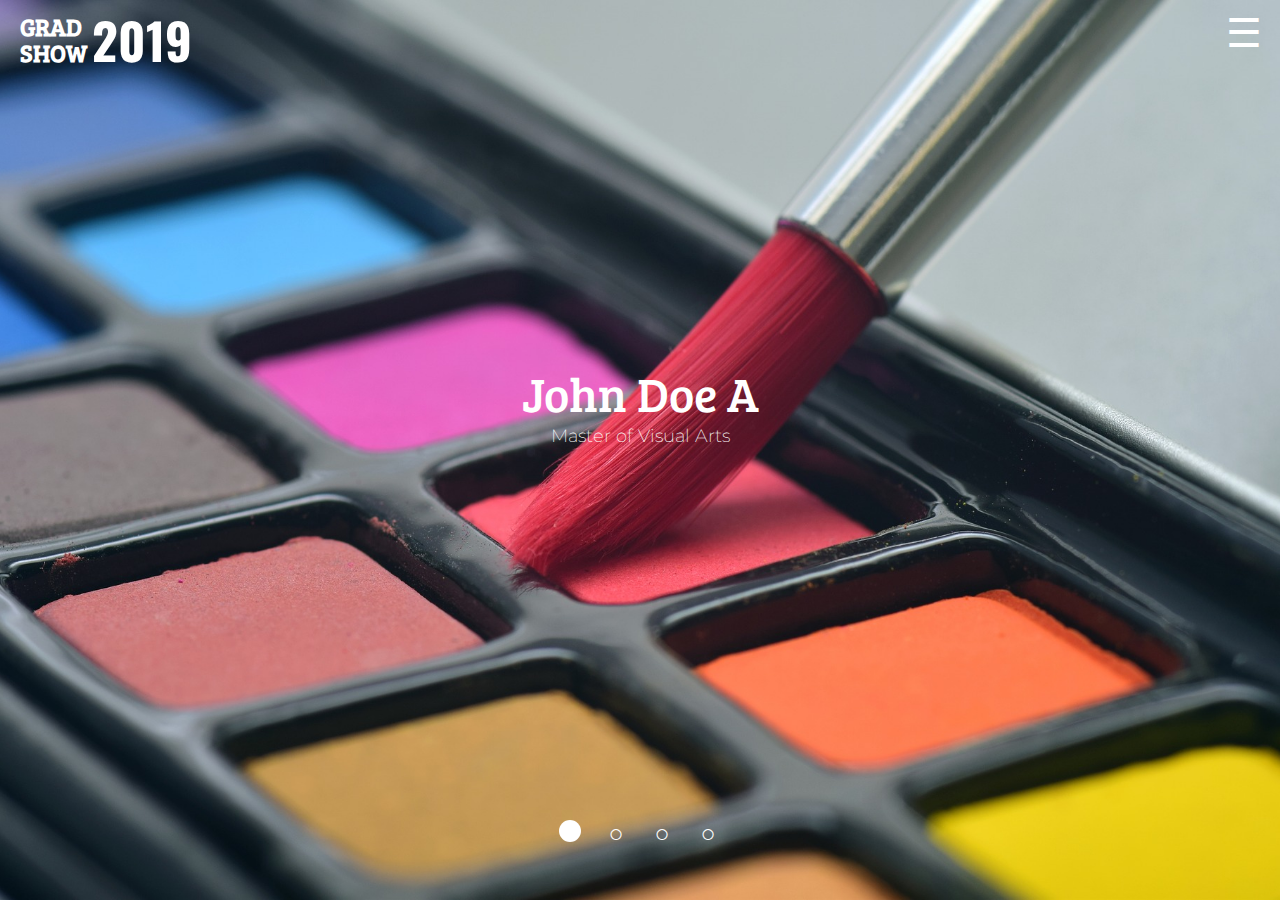
<file: index.html>
<!DOCTYPE html>
<html lang="en">
<head>
    <meta charset="UTF-8">
    <meta name="viewport" content="width=device-width, initial-scale=1.0">
    <meta http-equiv="X-UA-Compatible" content="ie=edge">
    <link rel="stylesheet" href="styles.css">
    <link href="https://fonts.googleapis.com/css?family=Bree+Serif|Montserrat:200,200i,400,700|Oswald&display=swap" rel="stylesheet">
    <title>Home</title>
</head>
<body>

    <!-- Hamburger menu button - a label and an input used to toggle the menu -->
    <input id="menu_checkbox" type="checkbox"><label class="hamburger_menu index_page" for="menu_checkbox">&#9776;</label>
    <h1 class="index_page"><a href="index.html">GRAD <br> SHOW <span class="strong_number">2019</span></a></h1>
    <nav class="index_page">
        <ul>
            <li><a href="index.html">Home</a></li>
            <li><a href="artists.html">Artists</a></li>
            <li><a href="visit.html">Visit</a></li>
            <li><a href="about.html">About</a></li>
        </ul>
    </nav>

    <!-- Slideshow buttons - labels and inputs used to switch among 4 figures -->
    <input name="slideshow_button" type="radio" id="slide-btn1" checked><label for="slide-btn1" class="slideshow_btn first_btn_slideshow">&#9675;</label>
    <input name="slideshow_button" type="radio" id="slide-btn2"><label for="slide-btn2" class="slideshow_btn">&#9675;</label>
    <input name="slideshow_button" type="radio" id="slide-btn3"><label for="slide-btn3" class="slideshow_btn">&#9675;</label>
    <input name="slideshow_button" type="radio" id="slide-btn4"><label for="slide-btn4" class="slideshow_btn">&#9675;</label>

    <!-- Slideshow for some highlighted artists - controlled by the buttons above -->
    <figure class="slideshow" role="group">
        <figure id="slideshow_figure1">
            <img src="all_artists_images/brush-3445376_1920.jpg" alt="slideshow image 1">
            <figcaption><strong>John Doe A</strong><br>Master of Visual Arts</figcaption>
        </figure>
        <figure id="slideshow_figure2">
            <img src="all_artists_images/color-3256055_1920.jpg" alt="slideshow image 2">
            <figcaption><strong>John Doe B</strong><br>Bachelor of Visual Arts (Honours)</figcaption>
        </figure>
        <figure id="slideshow_figure3">
            <img src="all_artists_images/beauty-1721060_1920.jpg" alt="slideshow image 3">
            <figcaption><strong>John Doe C</strong><br>Bachelor of Visual Arts (Honours)</figcaption>
        </figure>
        <figure id="slideshow_figure4">
            <img src="all_artists_images/deer-3275594_1920.jpg" alt="slideshow image 4">
            <figcaption><strong>John Doe D</strong><br>Bachelor of Visual Arts</figcaption>
        </figure>
    </figure>

</body>
</html>
</file>
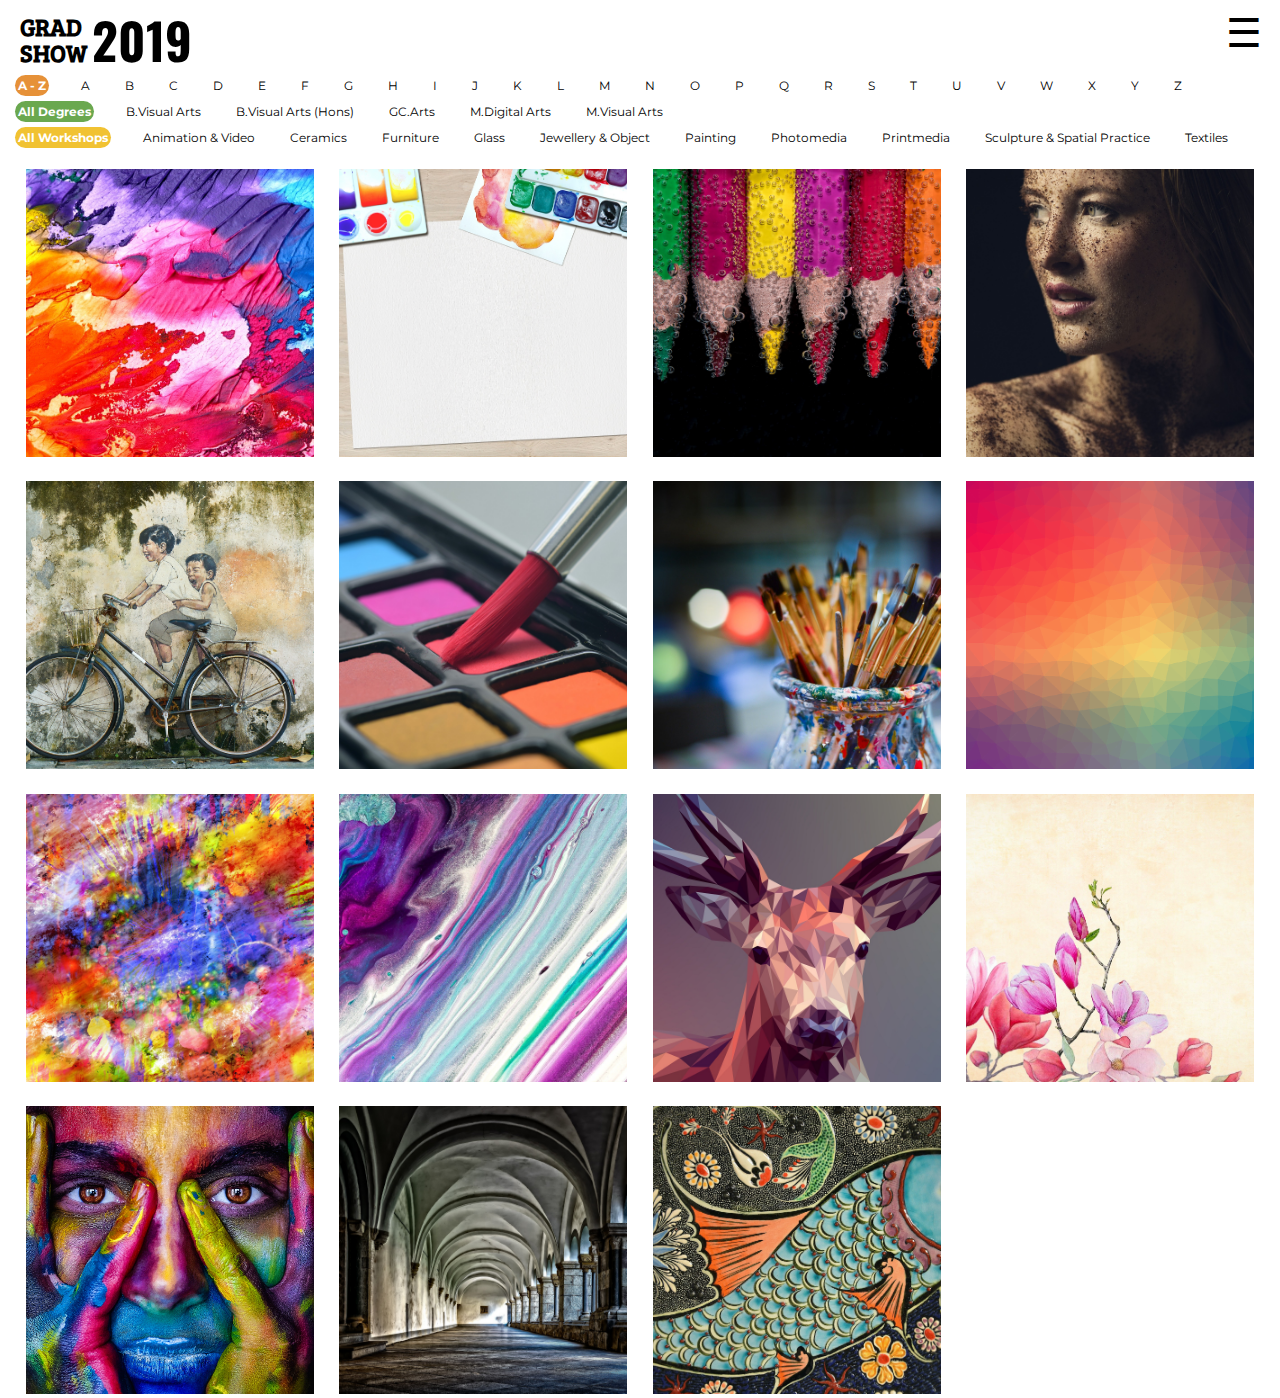
<file: artists.html>
<!DOCTYPE html>
<html lang="en">
<head>
    <meta charset="UTF-8">
    <meta name="viewport" content="width=device-width, initial-scale=1.0">
    <meta http-equiv="X-UA-Compatible" content="ie=edge">
    <link rel="stylesheet" href="styles.css">
    <link href="https://fonts.googleapis.com/css?family=Bree+Serif|Montserrat:200,200i,400,700|Oswald&display=swap" rel="stylesheet">
    <title>Artists</title>
</head>
<body>
    <!-- Each modal is a section that contains artist's name, workshop, degree, artist statement, website and social link, the artworks and some extra information about the artworks -->
    <!-- A modal which contains a detailed single artist page -->
    <section id="jda" class="modal">
        <div class="description_container">
            <button type="button" onclick="backtoprevious()" class="close_button">×</button>
            <h2>John Doe A</h2>
            <h3>Jewellery & Object</h3>
            <h3>Master of Visual Arts</h3>
            <article>
                <h3>Artist Statement</h3>
                <p>Artist statment goes to here Artist statment goes to here Artist statment goes to here Artist statment goes to here Artist statment goes to here Artist statment goes to here Artist statment goes to here Artist statment goes to here Artist statment goes to here Artist statment goes to here Artist statment goes to here Artist statment goes to here Artist statment goes to here Artist statment goes to here Artist statment goes to here</p>
            </article>
            <ul>
                <li><a href="#"><img src="icon_images/web.png" alt="web icon"></a></li>
                <!-- The website icon image is free online resource from https://www.konfest.com/product/free-png-website-icons-79/ -->
                <li><a href="#"><img src="icon_images/ins.png" alt="instagram icon"></a></li>
                <!-- The instagram icon image is free online resource from https://www.freepik.com/free-icon/instagram-logo_810881.htm -->
            </ul>
        </div>
        <figure class="artwork_slider" role="group">
            <figure>
                <img src="all_artists_images/abstract-2468874_1920.jpg" alt="artwork image">
            </figure>
            <figure>
                <img src="all_artists_images/pencils-452238_1920.jpg" alt="artwork image">
            </figure>
            <figure>
                <img src="all_artists_images/watercolor-1020509_1920.jpg" alt="artwork image">
            </figure>
            <figure>
                <img src="all_artists_images/woman-1369253_1920.jpg" alt="artwork image">
            </figure>
            <figure>
                <img src="all_artists_images/painting-911804_1920.jpg" alt="artwork image">
            </figure>
        </figure>
    </section>

    <!-- This section is used to capture all the content that are not in the modals, so that when the modals are shown, the other content would be blurred to emphasize the modals -->
    <section class = "blurred-whilemodal">
        <!-- Hamburger menu button - a label and an input used to toggle the menu -->
        <input id="menu_checkbox" type="checkbox"><label class="hamburger_menu" for="menu_checkbox">&#9776;</label>
        <h1><a href="index.html">GRAD <br> SHOW <span class="strong_number">2019</span></a></h1>
        <nav>
            <ul>
                <li><a href="index.html">Home</a></li>
                <li><a href="artists.html">Artists</a></li>
                <li><a href="visit.html">Visit</a></li>
                <li><a href="about.html">About</a></li>
            </ul>
        </nav>

        <!-- Below are three groups of inputs and labels that are used to filter all artists -->
        <!-- Three filters will be working at the same time so that users will be able to find the artists with specific letters, degrees and workshops -->

        <!-- These three labels are indicators which intended to show the current selected letter, degree and workshop in order to save some space in small screen mode -->
        <input name="alpha_checkbox" type="checkbox" id="show-alpha-options"><label for="show-alpha-options" id="current-alpha">A - Z</label>
        <input name="degree_checkbox" type="checkbox" id="show-degree-options"><label for="show-degree-options" id="current-degree"> All Degrees </label>
        <input name="workshop_checkbox" type="checkbox" id="show-workshop-options"><label for="show-workshop-options" id="current-workshop"> All Workshops </label>
        <br>
        
        <!-- alphabet filter group - inputs and labels used to filter the listing artists in terms of alphabet -->
        <input name="alpha" type="radio" id="show-alpha-a2z" checked><label for="show-alpha-a2z" onclick="set_labelcontent('current-alpha', 'A - Z')">A - Z</label>
        <input name="alpha" type="radio" id="show-alpha-a"><label for="show-alpha-a" onclick="set_labelcontent('current-alpha', 'A')">A</label>
        <input name="alpha" type="radio" id="show-alpha-b"><label for="show-alpha-b" onclick="set_labelcontent('current-alpha', 'B')">B</label>
        <input name="alpha" type="radio" id="show-alpha-c"><label for="show-alpha-c" onclick="set_labelcontent('current-alpha', 'C')">C</label>
        <input name="alpha" type="radio" id="show-alpha-d"><label for="show-alpha-d" onclick="set_labelcontent('current-alpha', 'D')">D</label>
        <input name="alpha" type="radio" id="show-alpha-e"><label for="show-alpha-e" onclick="set_labelcontent('current-alpha', 'E')">E</label>
        <input name="alpha" type="radio" id="show-alpha-f"><label for="show-alpha-f" onclick="set_labelcontent('current-alpha', 'F')">F</label>
        <input name="alpha" type="radio" id="show-alpha-g"><label for="show-alpha-g" onclick="set_labelcontent('current-alpha', 'G')">G</label>
        <input name="alpha" type="radio" id="show-alpha-h"><label for="show-alpha-h" onclick="set_labelcontent('current-alpha', 'H')">H</label>
        <input name="alpha" type="radio" id="show-alpha-i"><label for="show-alpha-i" onclick="set_labelcontent('current-alpha', 'I')">I</label>
        <input name="alpha" type="radio" id="show-alpha-j"><label for="show-alpha-j" onclick="set_labelcontent('current-alpha', 'J')">J</label>
        <input name="alpha" type="radio" id="show-alpha-k"><label for="show-alpha-k" onclick="set_labelcontent('current-alpha', 'K')">K</label>
        <input name="alpha" type="radio" id="show-alpha-l"><label for="show-alpha-l" onclick="set_labelcontent('current-alpha', 'L')">L</label>
        <input name="alpha" type="radio" id="show-alpha-m"><label for="show-alpha-m" onclick="set_labelcontent('current-alpha', 'M')">M</label>
        <input name="alpha" type="radio" id="show-alpha-n"><label for="show-alpha-n" onclick="set_labelcontent('current-alpha', 'N')">N</label>
        <input name="alpha" type="radio" id="show-alpha-o"><label for="show-alpha-o" onclick="set_labelcontent('current-alpha', 'O')">O</label>
        <input name="alpha" type="radio" id="show-alpha-p"><label for="show-alpha-p" onclick="set_labelcontent('current-alpha', 'P')">P</label>
        <input name="alpha" type="radio" id="show-alpha-q"><label for="show-alpha-q" onclick="set_labelcontent('current-alpha', 'Q')">Q</label>
        <input name="alpha" type="radio" id="show-alpha-r"><label for="show-alpha-r" onclick="set_labelcontent('current-alpha', 'R')">R</label>
        <input name="alpha" type="radio" id="show-alpha-s"><label for="show-alpha-s" onclick="set_labelcontent('current-alpha', 'S')">S</label>
        <input name="alpha" type="radio" id="show-alpha-t"><label for="show-alpha-t" onclick="set_labelcontent('current-alpha', 'T')">T</label>
        <input name="alpha" type="radio" id="show-alpha-u"><label for="show-alpha-u" onclick="set_labelcontent('current-alpha', 'U')">U</label>
        <input name="alpha" type="radio" id="show-alpha-v"><label for="show-alpha-v" onclick="set_labelcontent('current-alpha', 'V')">V</label>
        <input name="alpha" type="radio" id="show-alpha-w"><label for="show-alpha-w" onclick="set_labelcontent('current-alpha', 'W')">W</label>
        <input name="alpha" type="radio" id="show-alpha-x"><label for="show-alpha-x" onclick="set_labelcontent('current-alpha', 'X')">X</label>
        <input name="alpha" type="radio" id="show-alpha-y"><label for="show-alpha-y" onclick="set_labelcontent('current-alpha', 'Y')">Y</label>
        <input name="alpha" type="radio" id="show-alpha-z"><label for="show-alpha-z" onclick="set_labelcontent('current-alpha', 'Z')">Z</label>
        <br>

        <!-- degree filter group - inputs and labels used to filter the listing artists in terms of degree -->
        <input name="degree" type="radio" id="show-degree-all" checked><label for="show-degree-all" onclick="set_labelcontent('current-degree', 'All Degrees')">All Degrees</label>
        <input name="degree" type="radio" id="show-degree-bva"><label for="show-degree-bva" onclick="set_labelcontent('current-degree', 'B.Visual Arts')">B.Visual Arts</label>
        <input name="degree" type="radio" id="show-degree-bvah"><label for="show-degree-bvah" onclick="set_labelcontent('current-degree', 'B.Visual Arts (Hons)')">B.Visual Arts (Hons)</label>
        <input name="degree" type="radio" id="show-degree-ga"><label for="show-degree-ga" onclick="set_labelcontent('current-degree', 'GC.Arts')">GC.Arts</label>
        <input name="degree" type="radio" id="show-degree-mda"><label for="show-degree-mda" onclick="set_labelcontent('current-degree', 'M.Digital Arts')">M.Digital Arts</label>
        <input name="degree" type="radio" id="show-degree-mva"><label for="show-degree-mva" onclick="set_labelcontent('current-degree', 'M.Visual Arts')">M.Visual Arts</label>
        <br>

        <!-- workshop filter group - inputs and labels used to filter the listing artists in terms of workshop -->
        <input name="workshop" type="radio" id="show-workshop-all" checked><label for="show-workshop-all" onclick="set_labelcontent('current-workshop', 'All Workshops')">All Workshops</label>
        <input name="workshop" type="radio" id="show-workshop-vid"><label for="show-workshop-vid" onclick="set_labelcontent('current-workshop', 'Animation & Video')">Animation & Video</label>
        <input name="workshop" type="radio" id="show-workshop-cer"><label for="show-workshop-cer" onclick="set_labelcontent('current-workshop', 'Ceramics')">Ceramics</label>
        <input name="workshop" type="radio" id="show-workshop-fur"><label for="show-workshop-fur" onclick="set_labelcontent('current-workshop', 'Furniture')">Furniture</label>
        <input name="workshop" type="radio" id="show-workshop-gla"><label for="show-workshop-gla" onclick="set_labelcontent('current-workshop', 'Glass')">Glass</label>
        <input name="workshop" type="radio" id="show-workshop-jew"><label for="show-workshop-jew" onclick="set_labelcontent('current-workshop', 'Jewellery & Object')">Jewellery & Object</label>
        <input name="workshop" type="radio" id="show-workshop-pai"><label for="show-workshop-pai" onclick="set_labelcontent('current-workshop', 'Painting')">Painting</label>
        <input name="workshop" type="radio" id="show-workshop-pho"><label for="show-workshop-pho" onclick="set_labelcontent('current-workshop', 'Photomedia')">Photomedia</label>
        <input name="workshop" type="radio" id="show-workshop-pri"><label for="show-workshop-pri" onclick="set_labelcontent('current-workshop', 'Printmedia')">Printmedia</label>
        <input name="workshop" type="radio" id="show-workshop-ssp"><label for="show-workshop-ssp" onclick="set_labelcontent('current-workshop', 'Sculpture & Spatial Practice')">Sculpture & Spatial Practice</label>
        <input name="workshop" type="radio" id="show-workshop-tex"><label for="show-workshop-tex" onclick="set_labelcontent('current-workshop', 'Textiles')">Textiles</label>

        <!-- The figure collection of the listing artists - filtered by the three filters -->
        <!-- Each image is a link used to show up a modal which contains a detailed single artist page -->
        <figure class="artist_listing" role="group">
            <!-- Each figure has classes corresponding to the alphabet, degree and workshop. As such, by checking the filter labels, the selected classes will be displayed, otherwise, will be hidden -->
            <figure class="vid bva alpha-a">
                <a href="#jda"><img src="all_artists_images/abstract-2468874_1920.jpg" alt="artist image"></a>
                <figcaption>John Doe A</figcaption>
            </figure>
            <figure class="tex bva alpha-b">
                <a href="#"><img src="all_artists_images/art-1209519_1920.jpg" alt="artist image"></a>
                <figcaption>John Doe B</figcaption>
            </figure>
            <figure class="tex mda alpha-c">
                <a href="#"><img src="all_artists_images/beaded-2137080_1920.jpg" alt="artist image"></a>
                <figcaption>John Doe C</figcaption>
            </figure>
            <figure class="fur bvah alpha-d">
                <!-- Each modal has an ID, so that it can be targeted in order to show up -->
                <a href="#"><img src="all_artists_images/beauty-1721060_1920.jpg" alt="artist image"></a>
                <figcaption>John Doe D</figcaption>
            </figure>
            <figure class="cer bva alpha-e">
                <a href="#"><img src="all_artists_images/bicycle-3045580_1920.jpg" alt="artist image"></a>
                <figcaption>John Doe E</figcaption>
            </figure>
            <figure class="ssp bvah alpha-g">
                <a href="#"><img src="all_artists_images/brush-3445376_1920.jpg" alt="artist image"></a>
                <figcaption>John Doe F</figcaption>
            </figure>
            <figure class="vid bvah alpha-h">
                <a href="#"><img src="all_artists_images/brushes-3129361_1920.jpg" alt="artist image"></a>
                <figcaption>John Doe G</figcaption>
            </figure>
            <figure class="pri bva alpha-s">
                <a href="#"><img src="all_artists_images/color-2174045_1280.png" alt="artist image"></a>
                <figcaption>John Doe H</figcaption>
            </figure>
            <figure class="fur bvah alpha-l">
                <a href="#"><img src="all_artists_images/color-3256055_1920.jpg" alt="artist image"></a>
                <figcaption>John Doe I</figcaption>
            </figure>
            <figure class="pho bva alpha-r">
                <a href="#"><img src="all_artists_images/color-4158152_1920.jpg" alt="artist image"></a>
                <figcaption>John Doe J</figcaption>
            </figure>
            <figure class="pho bva alpha-x">
                <a href="#"><img src="all_artists_images/deer-3275594_1920.jpg" alt="artist image"></a>
                <figcaption>John Doe K</figcaption>
            </figure>
            <figure class="pai bva alpha-z">
                <a href="#"><img src="all_artists_images/flower-3350053_1920.jpg" alt="artist image"></a>
                <figcaption>John Doe L</figcaption>
            </figure>
            <figure class="gla mda alpha-w">
                <a href="#"><img src="all_artists_images/girl-2696947_1920.jpg" alt="artist image"></a>
                <figcaption>John Doe M</figcaption>
            </figure>
            <figure class="pho mva alpha-q">
                <a href="#"><img src="all_artists_images/monastery-3130879_1920.jpg" alt="artist image"></a>
                <figcaption>John Doe N</figcaption>
            </figure>
            <figure class="pho mva alpha-u">
                <a href="#"><img src="all_artists_images/mosaic-200864_1920.jpg" alt="artist image"></a>
                <figcaption>John Doe O</figcaption>
            </figure>
        </figure>
    </section>

    <script> 
        // A simple JS function used to update the current selected filter labels shown in small screen mode 
        function set_labelcontent(label_id, content) { 
            document.getElementById(label_id).innerHTML = content; 
            var checkbox_id = 'show-' + label_id.substring(8) + '-options';
            document.getElementById(checkbox_id).checked = false;
            } 
        // A simple JS function used to go back to the previous page
        function backtoprevious() {
            window.history.back()
            }
    </script> 

</body>
</html>
</file>
<file: styles.css>
body {
    margin: 0;
}

h1 {
    position: relative;
    width: 220px;
    margin: 15px 0 5px 20px;
    z-index: 3;
    font-size: 24px;
    line-height: 1;
    font-family: 'Bree Serif', serif;
}

h1 a{
    text-decoration: none;
    color: black;
    line-height: 0;
    transition: 0.5s;
}

h1 a:hover {
    color: #d9d9d9;
}

.index_page a, .index_page{
    color: white; /* Text color is white as the Index page does not have white background color */
}

.strong_number {
    font-size: 50px;
    font-family: 'Oswald', sans-serif;
}

strong {
    font-family: 'Bree Serif', serif;
    font-size: 48px;
}

input {
    display: none;
}

.hamburger_menu {
    position: absolute;
    right: 0;
    top: 0;
    border: none;
    margin: 10px 18px 0 0;
    text-decoration: none;
    background-color: Transparent;
    font-size: 40px;
    z-index: 3;
    transition: color 0.5s;
    cursor: pointer;
}

.hamburger_menu:hover {
    color: #d9d9d9;
}

nav {
    position: absolute;
    right:0;
    top: 0;
    z-index: 2;
    transform: translate(0,-100%); /* initial tranlated to outside of the screen */
    transition: transform 0.5s;
}

nav ul {
    margin: 10px 60px 0 0;
    padding: 0;
  }

nav li {
    display: inline-block;
    width: 100px;
    height: 60px;
    border: #d9d9d9;
}

nav li a{
    text-decoration: none;
    display: block;
    color: black;
    padding: 20px 0;
    text-align: center;
    transition: color 0.5s;
    font-family: 'Montserrat', sans-serif;
}

nav li a:hover {
    color: #d9d9d9;
}

#menu_checkbox:checked ~ nav{
    transform: translate(0); /* tranlated to inside of the screen by the hamburger_menu label */
}

.slideshow figure {
    position: absolute;
    top: 0;
    left: 0;
    margin: 0;
    opacity: 0;
    transition: opacity 1.0s;
}

.slideshow img{
    vertical-align: top;
    width: 100vw;
    height: 100vh;
    object-fit: cover; /* display certain part of the slideshow image so that the image still maintains its ratio */
}

.slideshow figcaption{
    font-size: 2vh;
    text-align: center;
    margin-top: -60vh;
    font-size: 25px;
    color: white;
    font-family: 'Montserrat', sans-serif;
    font-size: 18px;
    font-weight: 200;
}

.slideshow_btn {
    display: inline-block;
    position: relative;
    margin-top: calc(100vh - 150px);  /* To ensure the slideshow buttons 150px away from the bottom */
    z-index: 2;
    width: 22px;
    height: 22px;
    font-size: 25px;
    text-align: center;
    margin-right: 20px;
    color: white;
}

.first_btn_slideshow {
    margin-left: calc(50vw - 81px); /* To ensure the slideshow buttons center */
}

input:checked + .slideshow_btn {
    border-radius: 50%;
    background-color: white;
}

/* Use the slideshow button to show up the highlighted artist images */
#slide-btn1:checked ~ .slideshow #slideshow_figure1 {opacity: 1;}
#slide-btn2:checked ~ .slideshow #slideshow_figure2 {opacity: 1;}
#slide-btn3:checked ~ .slideshow #slideshow_figure3 {opacity: 1;}
#slide-btn4:checked ~ .slideshow #slideshow_figure4 {opacity: 1;}

input[name="alpha"] + label,input[name="degree"] + label,input[name="workshop"] + label {
    display: inline-block;
    position: relative;
    padding: 3px;
    margin: 5px 10px 0 15px;
    font-family: 'Montserrat', sans-serif;
    font-size: 12px;
    border-radius: 15px;
    transition: background-color 1s;
    cursor: pointer;
}

/* checked stage and hover stage look a bit different in the filter labels */

input[name="alpha"] + label:hover {
    background-color: #e69138ff;
}

input[name="degree"] + label:hover {
    background-color: #6aa84fff;
}

input[name="workshop"] + label:hover {
    background-color: #f1c232ff;
}

input[name="alpha"]:checked + label {
    color: white;
    font-weight: 700;
    background-color: #e69138ff;
}

input[name="degree"]:checked + label {
    color: white;
    font-weight: 700;
    background-color: #6aa84fff;
}

input[name="workshop"]:checked + label {
    color: white;
    font-weight: 700;
    background-color: #f1c232ff;
}

.artist_listing{
    margin: 0;
}

.artist_listing img{
    width:22.5vw;
    height:22.5vw;
    object-fit: cover;
    margin-left: 2vw;
    margin-top: calc(2vw - 5px); /* ensure the vertical spacing and horizontal spacing for the artist listing images are the same */
}

.artist_listing figure {
    float: left;
    position: relative;
    margin: 0;
}

.artist_listing figcaption {
    box-sizing: border-box;
    text-align: center;
    margin-top: calc(-100% - 4px + 2vw); /* To ensure the captions for artist listing images hit the top of the image */
    margin-left: 2vw;
    padding-top: calc(50% - 24px); /* To ensure the captions are centered horizontally in desktop mode */
    position: absolute;
    color: white;
    pointer-events: none; /* so that the caption does not affect clicking the image links */
    font-family: 'Bree Serif', serif;
    font-size: 24px;
    width: calc(100% - 2vw); /* To ensure the caption cover the corresponding image entirely */
    height: calc(100% - 2vw);
    visibility: hidden;
    opacity: 0;
    transition: visibility 0.5s, opacity 0.5s;
}

.artist_listing figure:hover figcaption {
    opacity: 1;
    visibility: visible;
}

/* different workshops have different background colors for the captions */
.artist_listing .vid figcaption {background-image: linear-gradient(to right,rgba(0, 0, 0, 0), rgba(34, 70, 34, 0.6));}
.artist_listing .cer figcaption {background-image: linear-gradient(to right,rgba(0,0,0,0), rgba(240, 60, 60, 0.6));}
.artist_listing .fur figcaption {background-image: linear-gradient(to right,rgba(0,0,0,0), rgba(134, 38, 129, 0.6));}
.artist_listing .gla figcaption {background-image: linear-gradient(to right,rgba(0,0,0,0), rgba(199, 0, 139, 0.6));}
.artist_listing .jew figcaption {background-image: linear-gradient(to right,rgba(0,0,0,0), rgba(140, 156, 156, 0.6));}
.artist_listing .pai figcaption {background-image: linear-gradient(to right,rgba(0,0,0,0), rgba(34, 70, 34, 0.6));}
.artist_listing .pho figcaption {background-image: linear-gradient(to right,rgba(0,0,0,0), rgba(240, 60, 60, 0.6));}
.artist_listing .pri figcaption {background-image: linear-gradient(to right,rgba(0,0,0,0), rgba(134, 38, 129, 0.6));}
.artist_listing .ssp figcaption {background-image: linear-gradient(to right,rgba(0,0,0,0), rgba(199, 0, 139, 0.6));}
.artist_listing .tex figcaption {background-image: linear-gradient(to right,rgba(0,0,0,0), rgba(140, 156, 156, 0.6));}

li{
    display: inline;
}

.modal {
    background-color: #434343ef;
    position: fixed; /* If the modal is toggled, it will stay on the window */
    z-index: 4;
    margin: calc(15vh - 20px) 0 0 5vw; /* To ensure the modal has equal margin even top-bottom margins and right-left margins */
    width: 90vw;
    height: 70vh;
    box-shadow: 3px 3px 3px rgba(0, 0, 0, 0.2);
    font-family: 'Montserrat', sans-serif;
    visibility: hidden;
    transform: translate(0,-150%); /* initially translated all modals to the outside of the screen */
    transition: transform 1s, visibility 1s;
}

.modal:target {
    visibility: visible;
    transform: translate(0); /* once a modal is targeted by its artist image link, the modal will slide down */
}

.modal:target ~ .blurred-whilemodal {
    filter: blur(5px);
    z-index: 1;
}

.modal figure {
    margin: 0;
    display: inline-block;
}

.modal img {
    width: auto; /* so that it keeps its ratio */
    height: 70vh;
    margin: 0;
}

.modal iframe {
    height: 69vh;
    width: 66vw;
    margin: 0;
}

.modal figcaption {
    color: white;
    background-color: rgba(8, 6, 4, 0.651);
    position: relative;
    text-align: right;
    padding: 1vh 1vw 0 0;
    margin-top: calc(-6vh - 4px); /* To ensure the bottom of the artwork image captions hit the images */
    font-size: 7.5px;
    font-weight: 200;
    font-style: italic;
    height: 5vh;
    pointer-events: none;
}

.modal .artwork_slider {
    width: 66vw;
    height: 70vh;
    white-space:nowrap; /* so that the artwork sliders are scrollable in x-axi */
    overflow-x: scroll;
    overflow-y: hidden;
}

.modal .description_container {
    width: 18vw;
    height: 62vh;
    margin: 2vw 3vw 0 3vw;
    float: right;
    color: white;
    overflow: scroll; /* so that the artist decription part are scrollable in y-axi */
}

.modal h2 {
    margin-bottom: 0;
}

.modal h3,.modal article p {
    margin: 0;
    font-size: 12px;
    font-weight: 200;
}

.modal article h3 {
    margin-top: 20px;
    margin-bottom: 0;
    font-weight: 700;
}

.modal .description_container ul img {
    width: 24px;
    height: auto;
    float: right;
    margin-right: 10px;
    filter: invert(1); /* Original color for the little icon images is black so invert color to match the text color in the modal */
    transition: filter 0.5s;
}

.modal .description_container ul img:hover {
    filter: invert(0);
}

.close_button {
    border: none;
    text-decoration: none;
    background-color: Transparent;
    color: white;
    float: right;
    font-size: 200%;
    cursor: pointer;
    transition: color 0.5s;
}

.close_button:hover {
    color: black;
}

#current-alpha,#current-degree,#current-workshop, #current-workshop + br{
    display: none; /* not showing the indicator labels for current selected letter, degree and workshop in desktop mode, because they are already indicated by the filter labels */
}

/* if a filter label is checked, any figure which does not have the corresponding class will be hidden */
/* As such, after not showing three different classes (alphabet, degree and workshop), the artists are filtered */
#show-alpha-a:checked ~ .artist_listing figure:not(.alpha-a) {display: none;}
#show-alpha-b:checked ~ .artist_listing figure:not(.alpha-b) {display: none;}
#show-alpha-c:checked ~ .artist_listing figure:not(.alpha-c) {display: none;}
#show-alpha-d:checked ~ .artist_listing figure:not(.alpha-d) {display: none;}
#show-alpha-e:checked ~ .artist_listing figure:not(.alpha-e) {display: none;}
#show-alpha-f:checked ~ .artist_listing figure:not(.alpha-f) {display: none;}
#show-alpha-g:checked ~ .artist_listing figure:not(.alpha-g) {display: none;}
#show-alpha-h:checked ~ .artist_listing figure:not(.alpha-h) {display: none;}
#show-alpha-i:checked ~ .artist_listing figure:not(.alpha-i) {display: none;}
#show-alpha-j:checked ~ .artist_listing figure:not(.alpha-j) {display: none;}
#show-alpha-k:checked ~ .artist_listing figure:not(.alpha-k) {display: none;}
#show-alpha-l:checked ~ .artist_listing figure:not(.alpha-l) {display: none;}
#show-alpha-m:checked ~ .artist_listing figure:not(.alpha-m) {display: none;}
#show-alpha-n:checked ~ .artist_listing figure:not(.alpha-n) {display: none;}
#show-alpha-o:checked ~ .artist_listing figure:not(.alpha-o) {display: none;}
#show-alpha-p:checked ~ .artist_listing figure:not(.alpha-p) {display: none;}
#show-alpha-q:checked ~ .artist_listing figure:not(.alpha-q) {display: none;}
#show-alpha-r:checked ~ .artist_listing figure:not(.alpha-r) {display: none;}
#show-alpha-s:checked ~ .artist_listing figure:not(.alpha-s) {display: none;}
#show-alpha-t:checked ~ .artist_listing figure:not(.alpha-t) {display: none;}
#show-alpha-u:checked ~ .artist_listing figure:not(.alpha-u) {display: none;}
#show-alpha-v:checked ~ .artist_listing figure:not(.alpha-v) {display: none;}
#show-alpha-w:checked ~ .artist_listing figure:not(.alpha-w) {display: none;}
#show-alpha-x:checked ~ .artist_listing figure:not(.alpha-x) {display: none;}
#show-alpha-y:checked ~ .artist_listing figure:not(.alpha-y) {display: none;}
#show-alpha-z:checked ~ .artist_listing figure:not(.alpha-z) {display: none;}

#show-degree-bva:checked ~ .artist_listing figure:not(.bva) {display: none;}
#show-degree-bvah:checked ~ .artist_listing figure:not(.bvah) {display: none;}
#show-degree-ga:checked ~ .artist_listing figure:not(.ga) {display: none;}
#show-degree-mda:checked ~ .artist_listing figure:not(.mda) {display: none;}
#show-degree-mva:checked ~ .artist_listing figure:not(.mva) {display: none;}

#show-workshop-vid:checked ~ .artist_listing figure:not(.vid) {display: none;}
#show-workshop-cer:checked ~ .artist_listing figure:not(.cer) {display: none;}
#show-workshop-fur:checked ~ .artist_listing figure:not(.fur) {display: none;}
#show-workshop-gla:checked ~ .artist_listing figure:not(.gla) {display: none;}
#show-workshop-jew:checked ~ .artist_listing figure:not(.jew) {display: none;}
#show-workshop-pai:checked ~ .artist_listing figure:not(.pai) {display: none;}
#show-workshop-pho:checked ~ .artist_listing figure:not(.pho) {display: none;}
#show-workshop-pri:checked ~ .artist_listing figure:not(.pri) {display: none;}
#show-workshop-ssp:checked ~ .artist_listing figure:not(.ssp) {display: none;}
#show-workshop-tex:checked ~ .artist_listing figure:not(.tex) {display: none;}

/* responsive - desktop first to mobile */
@media (max-aspect-ratio: 3/2){

    .modal .description_container {
        width:80vw;
        height: 30vh;
        margin: 3vh 0 3vh 10vw;
        float: none;
    }

    .modal {
        width: 100vw;
        height: 72vh;
        margin : 12vh 0 0 0;
    }

    .modal img{
        height: 36vh;
    }

    .modal iframe {
        height: 36vh;
        width: 100vw;
        margin: 0;
    }

    .modal .artwork_slider {
        width:100vw;
        height: 36vh;
    }
}
    
@media (max-width: 1000px){
    /* if the screen width is less than 1000px, then each row in the artist listing has 3 artist images */
    /* height, width, and margins for the images and their captions are changed accordingly */
    .artist_listing img{
        width:30vw;
        height:30vw;
        margin-left: 2.5vw;
        margin-top: calc(2.5vw - 5px);
    }

    .artist_listing figcaption {
        width: calc(100% - 2.5vw);
        height: calc(100% - 2.5vw);
        margin-top: calc(-100% - 4px + 2.5vw);
        margin-left: 2.5vw;
    }
}

@media (max-width: 700px){
    /* if the screen width is less than 700px, then each row in the artist listing has 2 artist images */
    /* height, width, and margins for the images and their captions are changed accordingly */

    .artist_listing img{
        width:45vw;
        height:45vw;
        margin-left: 3.33vw;
        margin-top: calc(3.33vw - 5px);
    }

    .artist_listing figcaption {
        width: calc(100% - 3.33vw);
        height: calc(100% - 3.33vw);
        margin-top: calc(-100% - 4px + 3.33vw);
        margin-left: 3.33vw;
    }

    /* Menu also needs to be adjusted, otherwise it will overlaps with the website logo or it is hard to see the menu due to the background color*/
    nav {
        background-color: white;
    }

    nav ul {
        margin: 70px 0 0 0;
        padding: 0;
        border: #d9d9d9;
        border-bottom-width: 1px;
        border-bottom-style: solid;
      }

    nav li {
        display: block;
        width: 100vw;
        border-top-width: 1px;
        border-top-style: solid;
        border-right-style: none;
    }

    #menu_checkbox:checked ~ nav a, #menu_checkbox:checked ~ .hamburger_menu, #menu_checkbox:checked ~ h1 a{
        color: black;
    }

    #menu_checkbox:checked ~ nav a:hover, #menu_checkbox:checked ~ .hamburger_menu:hover, #menu_checkbox:checked ~ h1 a:hover{
        color: #d9d9d9;
    }

    /* hide the filter labels to save space */
    input[name="alpha"] + label,input[name="degree"] + label,input[name="workshop"] + label, label + br{
        display: none;
    }

    /* use indicator labels to show the current selected classes */
    #current-alpha,#current-degree,#current-workshop {
        display: inline-block;
        color: white;
        border-radius: 20px;
        padding: 8px;
        font-family: 'Montserrat', sans-serif;
        font-weight: 700;
        cursor: pointer;
        transition: box-shadow 0.3s;
    }

    #current-alpha:hover, #current-degree:hover, #current-workshop:hover {
        box-shadow: 5px 5px 10px rgba(0, 0, 0, 0.3);
    }

    #current-alpha {
        background-color: #e69138ff;
        margin: 5px -20px 0 20px;
    }

    #current-degree {
        background-color: #6aa84fff;
        margin: 5px -20px 0 20px;
    }

    #current-workshop {
        background-color: #f1c232ff;
        margin: 5px 20px 0 20px;
    }

    /* check the indicator labels to in order to select a different class for filtering (i.e show the filter labels again) */
    #show-alpha-options:checked ~ input[name="alpha"] + label, #show-alpha-options:checked ~ label[for="show-workshop-options"] + br{
        display: inline-block;
    }

    #show-degree-options:checked ~ input[name="degree"] + label, #show-degree-options:checked ~ label[for="show-alpha-z"] + br{
        display: inline-block;
    }

    #show-workshop-options:checked ~ input[name="workshop"] + label, #show-workshop-options:checked ~ label[for="show-degree-mva"] + br {
        display: inline-block;
    }

}

@media (max-width: 500px){
    /* if the screen width is less than 500px, then each row in the artist listing has only 1 artist image */
    /* height, width, and margins for the images and their captions are changed accordingly */
    .artist_listing img{
        width: 90vw;
        height: 90vw;
        margin-left: 5vw;
        margin-top: calc(5vw - 5px);
    }

    .artist_listing figcaption {
        width: calc(100% - 5vw);
        height: calc(100% - 5vw);
        margin-top: calc(-100% - 4px + 5vw);
        margin-left: 5vw;
    }

}

/* if the device does not support hover, then show the captions for artist listing directly */
@media (hover: none) {
    .artist_listing figcaption {
        text-align: right;
        height: 15%;
        margin-top: calc(-15% - 4px);
        padding-right: 5%;
        padding-top: calc((15% - 24px) / 2);
        display: block;
        opacity: 1;
        visibility: visible;
    }
  }
</file>
